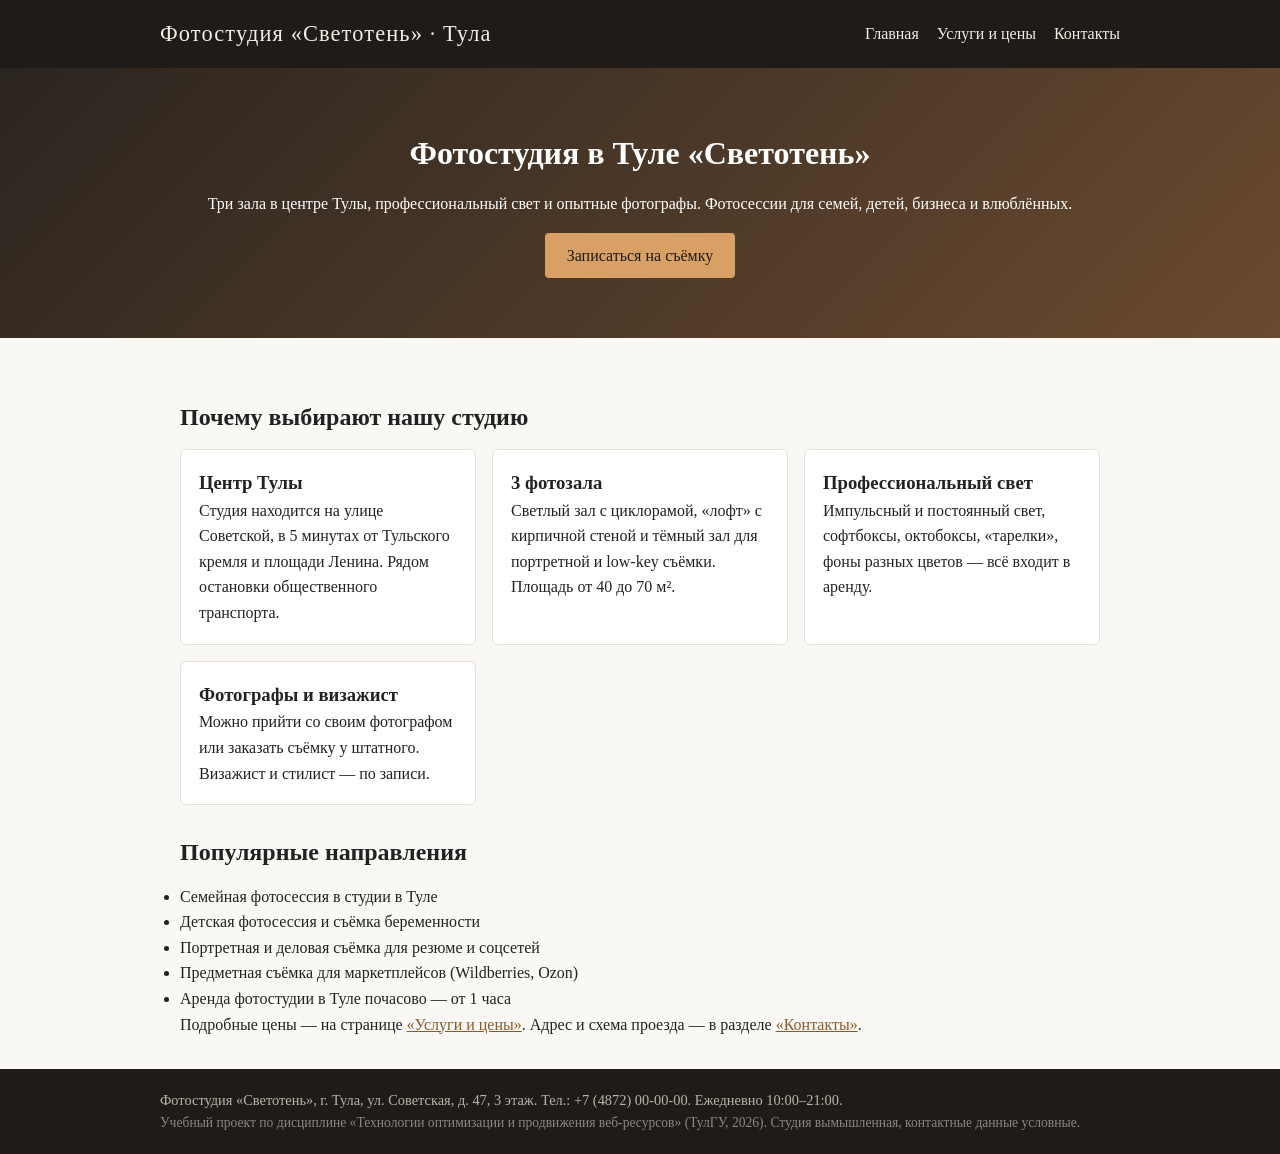
<file: index.html>
<!DOCTYPE html>
<html lang="ru">
<head>
<meta charset="utf-8">
<meta name="viewport" content="width=device-width, initial-scale=1">
<title>Фотостудия «Светотень» в Туле — аренда зала и фотосессии</title>
<meta name="description" content="Фотостудия в центре Тулы: аренда фотозала, семейные, детские и портретные фотосессии, предметная съёмка. Запись онлайн и по телефону.">
<meta name="geo.region" content="RU-TUL">
<meta name="geo.placename" content="Тула">
<link rel="canonical" href="https://student7105.github.io/">
<link rel="stylesheet" href="style.css">
</head>
<body>
<header><div class="wrap">
<a class="logo" href="./">Фотостудия «Светотень» · Тула</a>
<nav><a href="./">Главная</a><a href="uslugi.html">Услуги и цены</a><a href="kontakty.html">Контакты</a></nav>
</div></header>
<section class="hero">
<h1>Фотостудия в Туле «Светотень»</h1>
<p>Три зала в центре Тулы, профессиональный свет и опытные фотографы. Фотосессии для семей, детей, бизнеса и влюблённых.</p>
<a class="btn" href="kontakty.html">Записаться на съёмку</a>
</section>
<main class="wrap">
<h2>Почему выбирают нашу студию</h2>
<div class="cards">
<div class="card"><h3>Центр Тулы</h3><p>Студия находится на улице Советской, в 5 минутах от Тульского кремля и площади Ленина. Рядом остановки общественного транспорта.</p></div>
<div class="card"><h3>3 фотозала</h3><p>Светлый зал с циклорамой, «лофт» с кирпичной стеной и тёмный зал для портретной и low-key съёмки. Площадь от 40 до 70 м².</p></div>
<div class="card"><h3>Профессиональный свет</h3><p>Импульсный и постоянный свет, софтбоксы, октобоксы, «тарелки», фоны разных цветов — всё входит в аренду.</p></div>
<div class="card"><h3>Фотографы и визажист</h3><p>Можно прийти со своим фотографом или заказать съёмку у штатного. Визажист и стилист — по записи.</p></div>
</div>
<h2>Популярные направления</h2>
<ul>
<li>Семейная фотосессия в студии в Туле</li>
<li>Детская фотосессия и съёмка беременности</li>
<li>Портретная и деловая съёмка для резюме и соцсетей</li>
<li>Предметная съёмка для маркетплейсов (Wildberries, Ozon)</li>
<li>Аренда фотостудии в Туле почасово — от 1 часа</li>
</ul>
<p>Подробные цены — на странице <a href="uslugi.html">«Услуги и цены»</a>. Адрес и схема проезда — в разделе <a href="kontakty.html">«Контакты»</a>.</p>
</main>
<footer><div class="wrap">
<p>Фотостудия «Светотень», г. Тула, ул. Советская, д. 47, 3 этаж. Тел.: +7 (4872) 00-00-00. Ежедневно 10:00–21:00.</p>
<p class="note">Учебный проект по дисциплине «Технологии оптимизации и продвижения веб-ресурсов» (ТулГУ, 2026). Студия вымышленная, контактные данные условные.</p>
</div></footer>
</body>
</html>
</file>
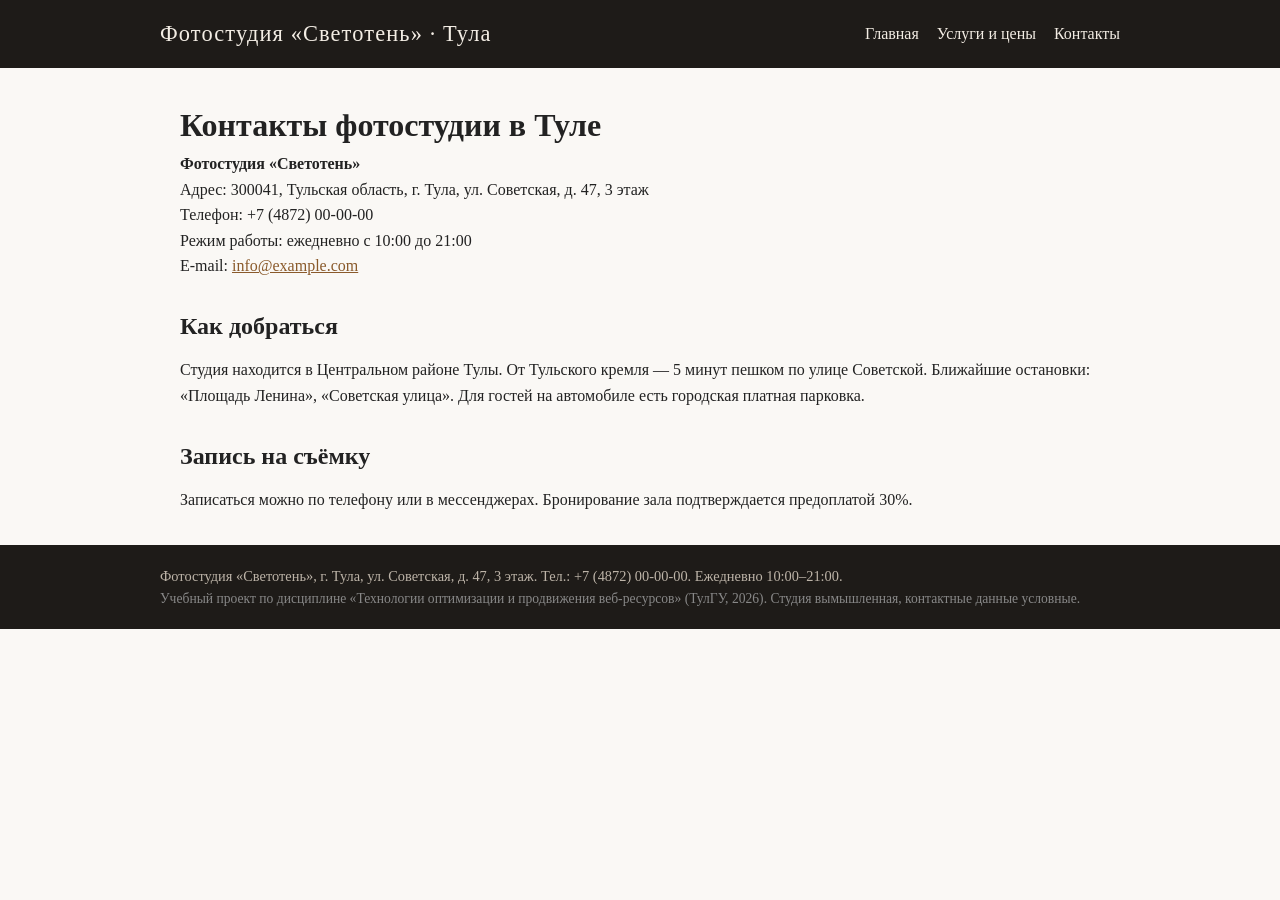
<file: kontakty.html>
<!DOCTYPE html>
<html lang="ru">
<head>
<meta charset="utf-8">
<meta name="viewport" content="width=device-width, initial-scale=1">
<title>Контакты фотостудии «Светотень» — адрес в Туле</title>
<meta name="description" content="Адрес фотостудии «Светотень»: г. Тула, ул. Советская, д. 47. Телефон, режим работы и как добраться.">
<meta name="geo.region" content="RU-TUL">
<meta name="geo.placename" content="Тула">
<link rel="canonical" href="https://student7105.github.io/kontakty.html">
<link rel="stylesheet" href="style.css">
</head>
<body>
<header><div class="wrap">
<a class="logo" href="./">Фотостудия «Светотень» · Тула</a>
<nav><a href="./">Главная</a><a href="uslugi.html">Услуги и цены</a><a href="kontakty.html">Контакты</a></nav>
</div></header>
<main class="wrap">
<h1>Контакты фотостудии в Туле</h1>
<div itemscope itemtype="https://schema.org/LocalBusiness">
<p><strong itemprop="name">Фотостудия «Светотень»</strong></p>
<p itemprop="address" itemscope itemtype="https://schema.org/PostalAddress">
Адрес: <span itemprop="postalCode">300041</span>, <span itemprop="addressRegion">Тульская область</span>,
<span itemprop="addressLocality">г. Тула</span>, <span itemprop="streetAddress">ул. Советская, д. 47, 3 этаж</span></p>
<p>Телефон: <span itemprop="telephone">+7 (4872) 00-00-00</span></p>
<p>Режим работы: <time itemprop="openingHours" datetime="Mo-Su 10:00-21:00">ежедневно с 10:00 до 21:00</time></p>
<p>E-mail: <a href="mailto:info@example.com">info@example.com</a></p>
</div>
<h2>Как добраться</h2>
<p>Студия находится в Центральном районе Тулы. От Тульского кремля — 5 минут пешком по улице Советской. Ближайшие остановки: «Площадь Ленина», «Советская улица». Для гостей на автомобиле есть городская платная парковка.</p>
<h2>Запись на съёмку</h2>
<p>Записаться можно по телефону или в мессенджерах. Бронирование зала подтверждается предоплатой 30%.</p>
</main>
<footer><div class="wrap">
<p>Фотостудия «Светотень», г. Тула, ул. Советская, д. 47, 3 этаж. Тел.: +7 (4872) 00-00-00. Ежедневно 10:00–21:00.</p>
<p class="note">Учебный проект по дисциплине «Технологии оптимизации и продвижения веб-ресурсов» (ТулГУ, 2026). Студия вымышленная, контактные данные условные.</p>
</div></footer>
</body>
</html>
</file>
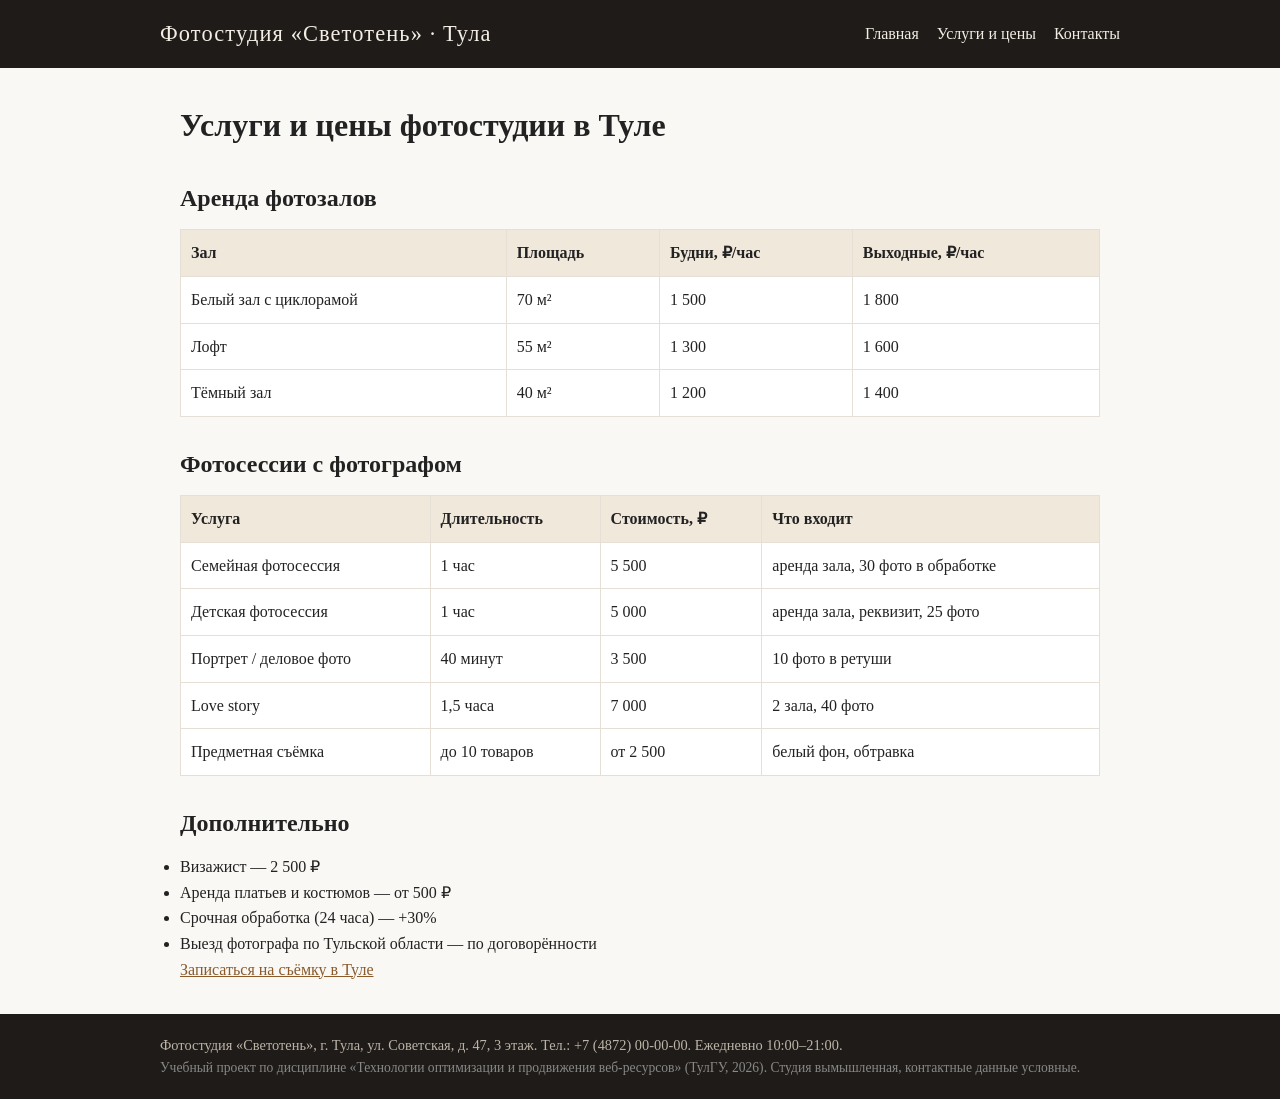
<file: uslugi.html>
<!DOCTYPE html>
<html lang="ru">
<head>
<meta charset="utf-8">
<meta name="viewport" content="width=device-width, initial-scale=1">
<title>Услуги и цены фотостудии «Светотень» в Туле</title>
<meta name="description" content="Цены на аренду фотостудии в Туле и фотосессии: семейная, детская, портретная, предметная съёмка. Аренда зала от 1 200 ₽ в час.">
<meta name="geo.region" content="RU-TUL">
<meta name="geo.placename" content="Тула">
<link rel="canonical" href="https://student7105.github.io/uslugi.html">
<link rel="stylesheet" href="style.css">
</head>
<body>
<header><div class="wrap">
<a class="logo" href="./">Фотостудия «Светотень» · Тула</a>
<nav><a href="./">Главная</a><a href="uslugi.html">Услуги и цены</a><a href="kontakty.html">Контакты</a></nav>
</div></header>
<main class="wrap">
<h1>Услуги и цены фотостудии в Туле</h1>
<h2>Аренда фотозалов</h2>
<table>
<tr><th>Зал</th><th>Площадь</th><th>Будни, ₽/час</th><th>Выходные, ₽/час</th></tr>
<tr><td>Белый зал с циклорамой</td><td>70 м²</td><td>1 500</td><td>1 800</td></tr>
<tr><td>Лофт</td><td>55 м²</td><td>1 300</td><td>1 600</td></tr>
<tr><td>Тёмный зал</td><td>40 м²</td><td>1 200</td><td>1 400</td></tr>
</table>
<h2>Фотосессии с фотографом</h2>
<table>
<tr><th>Услуга</th><th>Длительность</th><th>Стоимость, ₽</th><th>Что входит</th></tr>
<tr><td>Семейная фотосессия</td><td>1 час</td><td>5 500</td><td>аренда зала, 30 фото в обработке</td></tr>
<tr><td>Детская фотосессия</td><td>1 час</td><td>5 000</td><td>аренда зала, реквизит, 25 фото</td></tr>
<tr><td>Портрет / деловое фото</td><td>40 минут</td><td>3 500</td><td>10 фото в ретуши</td></tr>
<tr><td>Love story</td><td>1,5 часа</td><td>7 000</td><td>2 зала, 40 фото</td></tr>
<tr><td>Предметная съёмка</td><td>до 10 товаров</td><td>от 2 500</td><td>белый фон, обтравка</td></tr>
</table>
<h2>Дополнительно</h2>
<ul>
<li>Визажист — 2 500 ₽</li>
<li>Аренда платьев и костюмов — от 500 ₽</li>
<li>Срочная обработка (24 часа) — +30%</li>
<li>Выезд фотографа по Тульской области — по договорённости</li>
</ul>
<p><a href="kontakty.html">Записаться на съёмку в Туле</a></p>
</main>
<footer><div class="wrap">
<p>Фотостудия «Светотень», г. Тула, ул. Советская, д. 47, 3 этаж. Тел.: +7 (4872) 00-00-00. Ежедневно 10:00–21:00.</p>
<p class="note">Учебный проект по дисциплине «Технологии оптимизации и продвижения веб-ресурсов» (ТулГУ, 2026). Студия вымышленная, контактные данные условные.</p>
</div></footer>
</body>
</html>
</file>
<file: style.css>
*{box-sizing:border-box;margin:0;padding:0}
body{font-family:Georgia,"Times New Roman",serif;color:#222;background:#faf8f5;line-height:1.6}
a{color:#8a5a2b}
header{background:#1e1b18;color:#f3ede4;padding:16px 20px}
header .wrap{display:flex;flex-wrap:wrap;align-items:center;justify-content:space-between;gap:12px}
.logo{font-size:1.4rem;color:#f3ede4;text-decoration:none;letter-spacing:.05em}
nav a{color:#f3ede4;text-decoration:none;margin-left:18px}
nav a:hover{text-decoration:underline}
.wrap{max-width:960px;margin:0 auto}
main{padding:32px 20px}
.hero{background:linear-gradient(135deg,#2b2520,#6b4a2f);color:#fff;padding:60px 20px;text-align:center}
.hero h1{font-size:2rem;margin-bottom:12px}
.btn{display:inline-block;background:#d9a066;color:#1e1b18;padding:10px 22px;border-radius:4px;text-decoration:none;margin-top:16px}
h2{margin:28px 0 12px}
.cards{display:grid;grid-template-columns:repeat(auto-fit,minmax(220px,1fr));gap:16px}
.card{background:#fff;border:1px solid #e6dfd5;border-radius:6px;padding:18px}
table{width:100%;border-collapse:collapse;background:#fff}
th,td{border:1px solid #e6dfd5;padding:10px;text-align:left}
th{background:#f1e8dc}
footer{background:#1e1b18;color:#bdb4a8;padding:20px;font-size:.9rem}
footer a{color:#d9a066}
.note{font-size:.85rem;color:#888}
</file>
